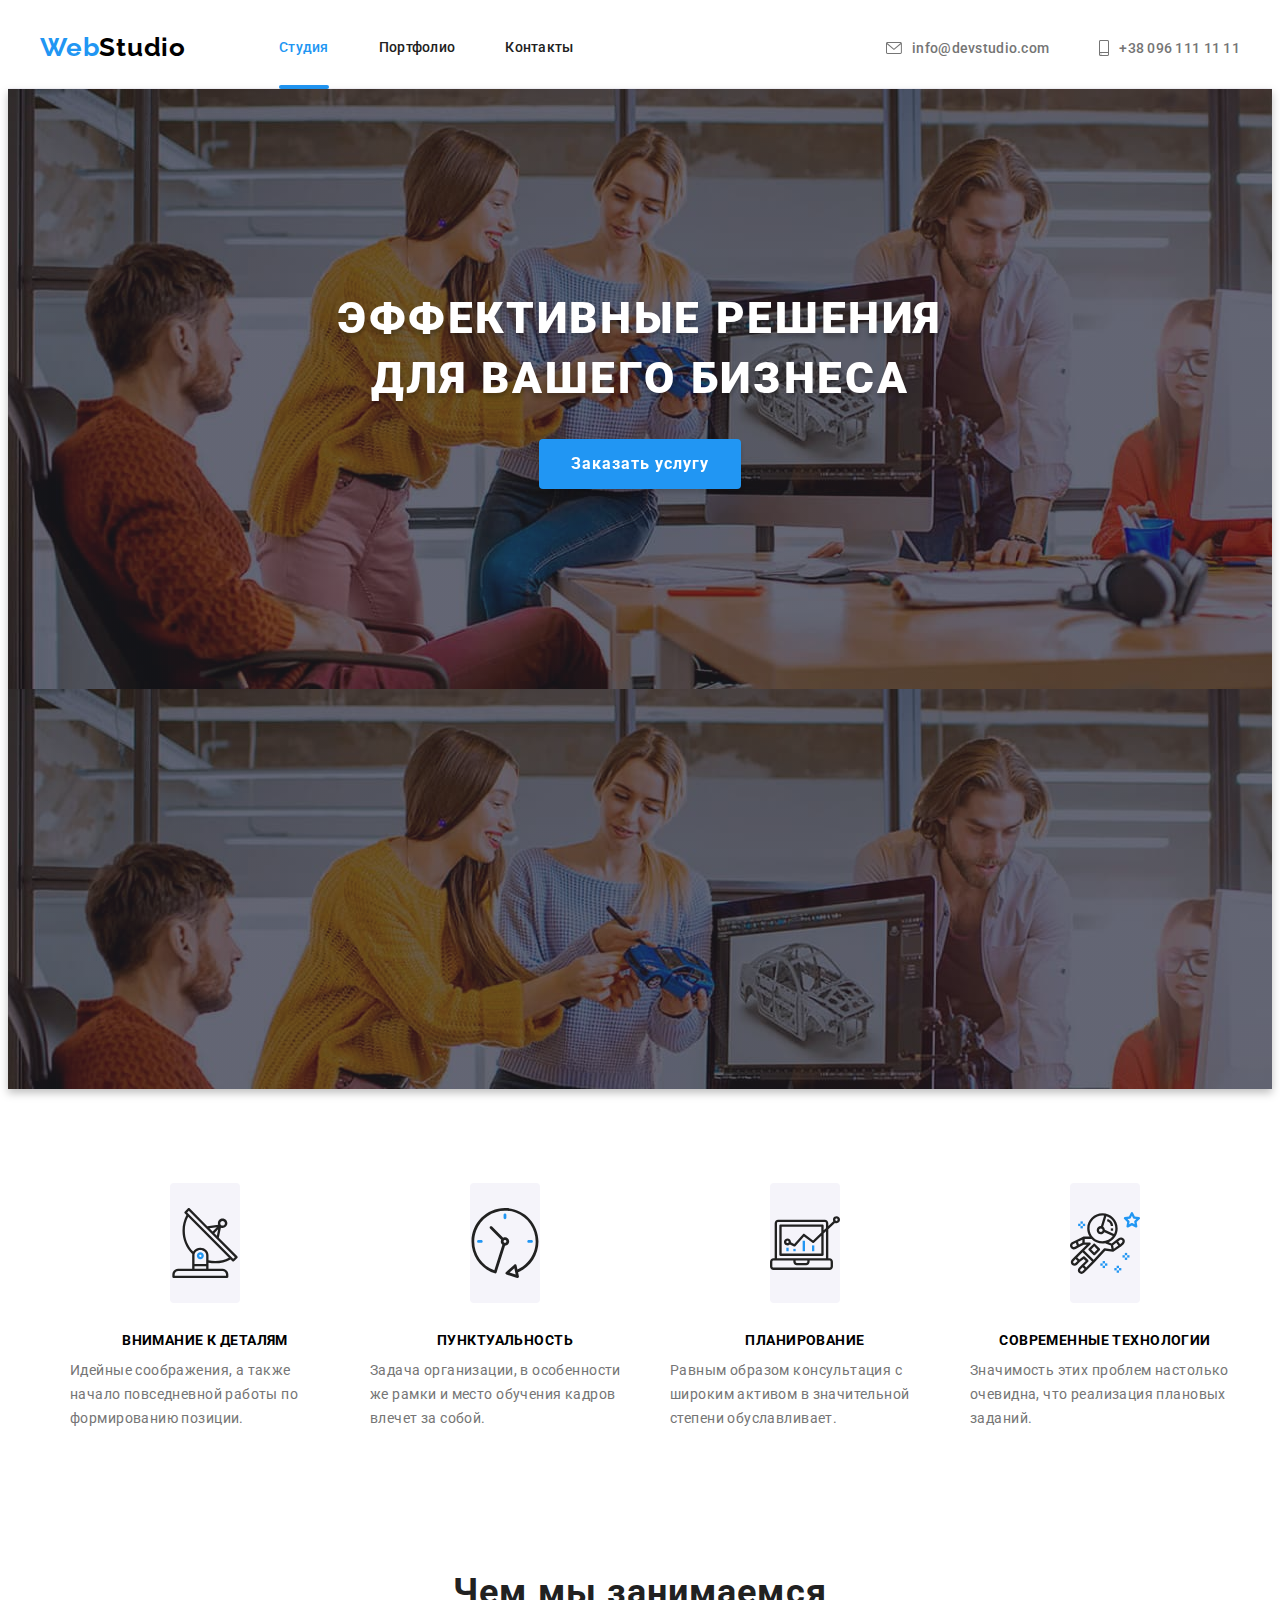
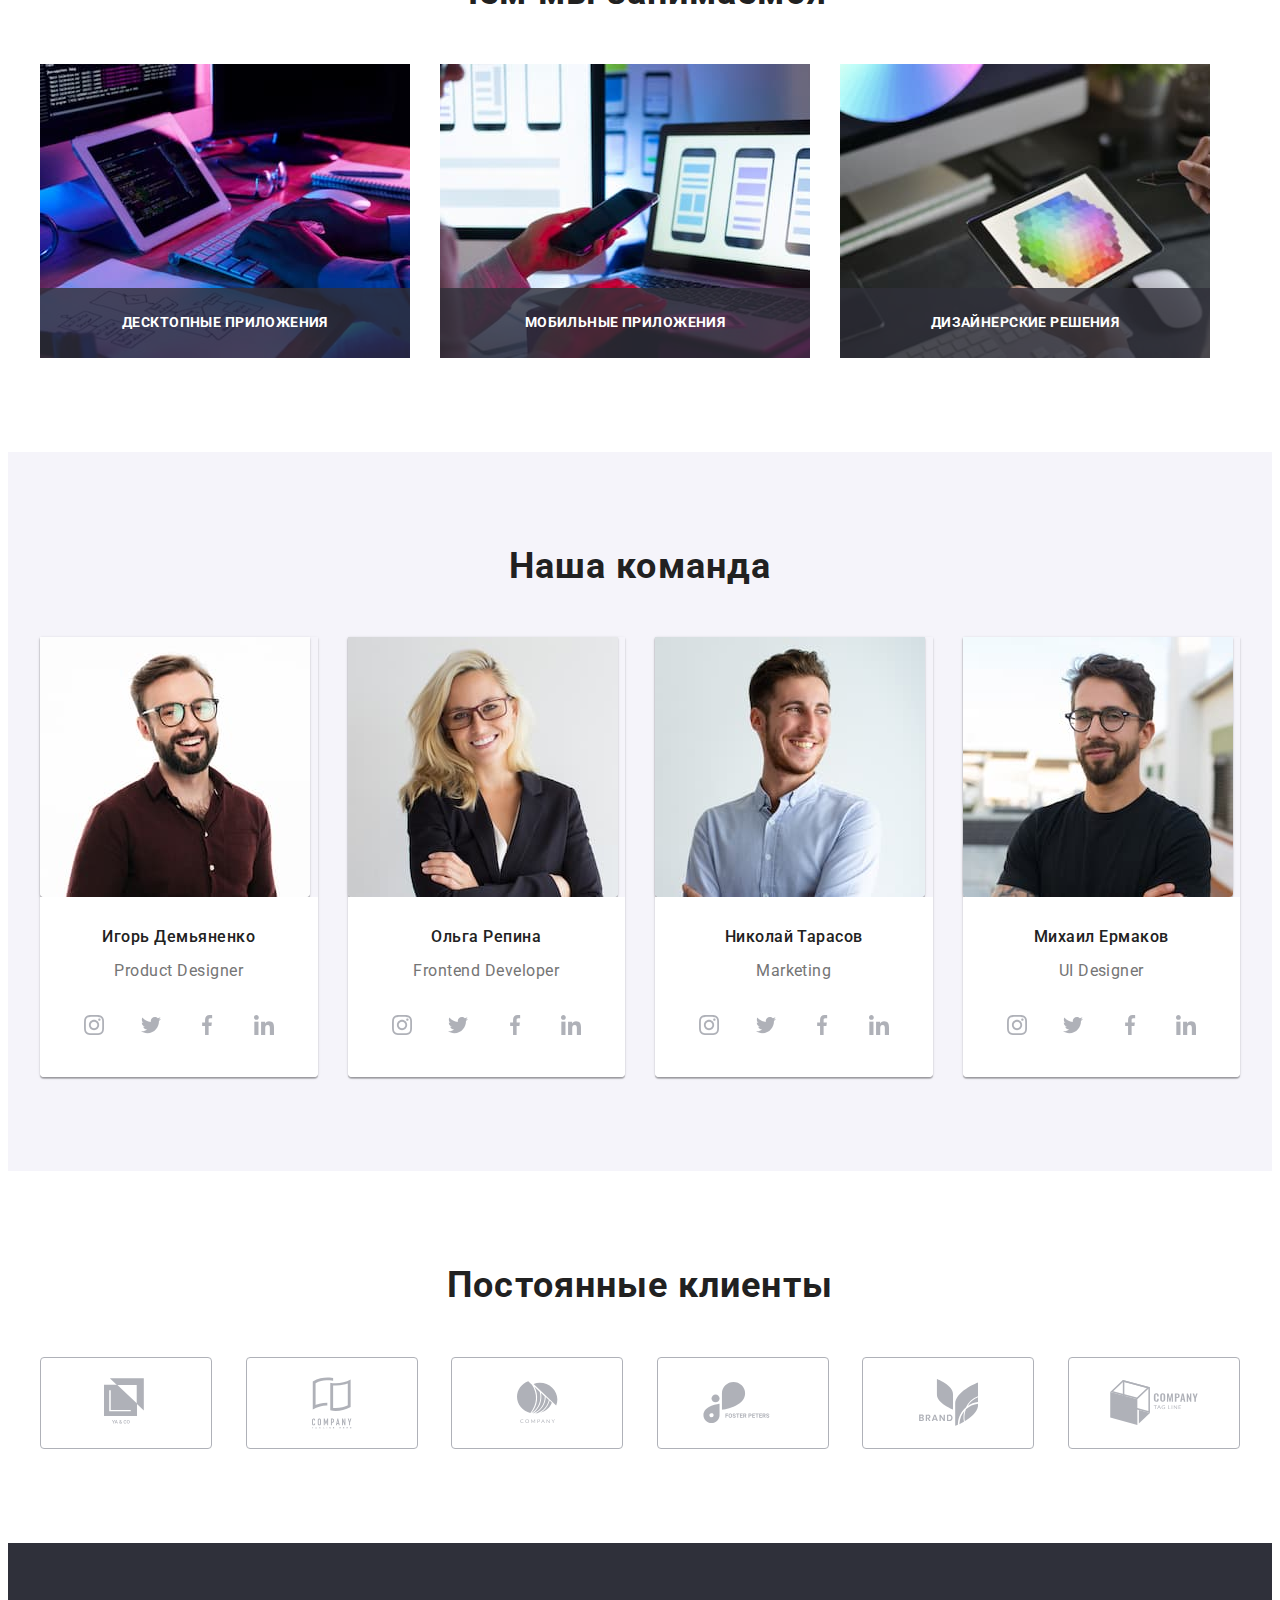
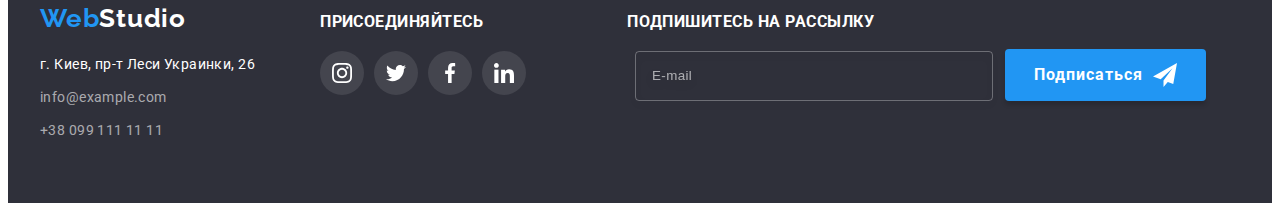
<file: index.html>
<!DOCTYPE html>
<html lang="ru">
<head>
    <meta charset="UTF-8">
    <meta name="viewport" content="width=device-width, initial-scale=1.0">
    <title>WebStudio</title>
    <link rel="stylesheet" href="https://cdnjs.cloudflare.com/ajax/libs/modern-normalize/1.0.0/modern-normalize.min.css" integrity="sha512-ISS7cAi1PEhQ8jnbJpJZMd29NlhNj4AWYyLOSp2CE/CsHxTCu+r+t0D2yoJudVrd0/8fTVPUVDzY5Tvli75u/g==" crossorigin="anonymous" />
    <link rel="preconnect" href="https://fonts.gstatic.com">
    <link href="https://fonts.googleapis.com/css2?family=Raleway:wght@700&family=Roboto:wght@400;500;700;900&display=swap" 
          rel="stylesheet">
    <link rel="stylesheet" href="./css/main.min.css">
</head>

    <body>
         <!--Header-->
         <header class="header">
          <div class="container container-header"> 
          <nav class="header-nav">
              <a class="logo link" href="index.html" lang="en">Web<span class="logo-web-header">Studio</span></a>
         <ul class="nav-list list">
           <li class="nav-list__nav-list-item"><a class="link nav-list__nav-link current" href="./index.html">Студия</a></li>
           <li class="nav-list__nav-list-item"><a class="link nav-list__nav-link" href="./portfolio.html">Портфолио</a></li>
           <li class="nav-list__nav-list-item"><a class="link nav-list__nav-link" href="#">Контакты</a></li>
         </ul>
      </nav> 
  
      <!--Контакти-->
      <ul class="list contact">
         <li class="contact__contacts-list-item">
           <a class="contact__mail-link link" href="mailto:info@devstudio.com">
            <svg width="16" height="12" class="auth-icon">
              <use href="./images/icons.svg#icon-envelope"></use>
            </svg>info@devstudio.com</a>
          </li>
         <li class="contact__contacts-list-item">
           <a class="contact__tel-link link" href="tel:+380961111111">
            <svg width="10" height="16" class="auth-icon">
              <use href="./images/icons.svg#icon-smartphone"></use>
            </svg> 
            +38 096 111 11 11</a>
          </li>
      </ul>    
     </div>
   </header> 

     
     <main>
        <!--Hero-->
        <section class="hero bg-img">
            <div class="container hero-container">
             <h1 class="hero-title">Эффективные решения <br> для вашего бизнеса</h1>
             <button data-modal-open class="modal-btn" type="button">Заказать услугу</button>
            </div>
        </section>

      <!--features-->
      <section class="features">
        <div class="container">
     <h2 class="hidden-title visually-hidden" hidden>особенности</h2>
     <ul class="list features__features-item">
         
         <li class="features__title-f">
             <div class="features__thumb">
                <svg class="features__thumb-icon">
                    <use href="./images/icons.svg#icon-antenna-1"></use>
                  </svg>
             </div>
         <h3 class="features__title-features">Внимание к деталям</h3>
         <p class="features__features-dis">Идейные соображения, а также <br/> начало повседневной работы по <br/> формированию позиции.</p>
        </li>
     
        <li class="features__title-f">
            <div class="features__thumb">
                <svg class="features__thumb-icon">
                  <use href="./images/icons.svg#icon-clock-1"></use>
                </svg>
              </div>
        <h3 class="features__title-features">Пунктуальность</h3>
        <p class="features__features-dis">Задача организации, в особенности <br/> же рамки и место обучения кадров <br/> влечет за собой.</p>
        </li>

        <li class="features__title-f">
            <div class="features__thumb">
               <svg class="features__thumb-icon">
                   <use href="./images/icons.svg#icon-diagram-1"></use>
                 </svg>
            </div>
        <h3 class="features__title-features">Планирование</h3>
        <p class="features__features-dis">Равным образом консультация с <br/> широким активом в значительной <br/> степени обуславливает.</p>
       </li>

       <li class="features__title-f">
        <div class="features__thumb">
           <svg class="features__thumb-icon">
               <use href="./images/icons.svg#icon-astronaut-1"></use>
             </svg>
        </div>
    <h3 class="features__title-features">Современные технологии</h3>
    <p class="features__features-dis">Значимость этих проблем настолько <br/> очевидна, что реализация плановых <br/> заданий.</p>
   </li>
   </ul>
         </div>
      </section>

    <!--What-are-we-doing-->
    <section class="what-we-do">
        <div class="container">   
    <h2 class="what-we-do__title-chapter">Чем мы занимаемся</h2>
        
    <ul class="list what-we-do__img-what-we-do">
        <li class="what-we-do__about-list-item">
            <img class="what-we-do__about-list-img"
                src="./images/image_(9).jpg" 
                 alt="пальці працюють на клавіатурі планшету" 
                 width="370"
                 height="294"/>
                <div class="what-we-do__image-cover">Десктопные приложения</div>
        </li>

        <li class="what-we-do__about-list-item">
            <img class="what-we-do__about-list-img"
                src="./images/image_(11).jpg" 
                 alt="дівчина тримає в руках моб, на фоні ноутбука" 
                 width="370"
                 height="294"/>
                <div class="what-we-do__image-cover">Мобильные приложения</div> 
        </li>

        <li class="what-we-do__about-list-item">
            <img class="what-we-do__about-list-img"
                src="./images/image_(12).jpg" 
                 alt="кольова гама екрану планшета, на фоні компютера" 
                 width="370"
                 height="294"/>
                <div class="what-we-do__image-cover">Дизайнерские решения</div> 
        </li>
       </ul>
      </div>
    </section>

   <!--Our-team--> 
    <section class="team">
        <div class="container">   
    <h2 class="team__title-team">Наша команда</h2>
    <ul class="list team__list-team">
        <li class="team__list-team-item">
            <img class="team__team-img" src="./images/image_(13).jpg" 
                 alt="на фото Игорь Демьяненко"  
                 width="270"
                 height="260">
                 <div class="team__description">
        <h3 class="team__title-staff">Игорь Демьяненко</h3>
        <p class="team__staff-position" lang="en">Product Designer</p>
        <ul class="team__social-list list">
            <li class="team__social-list-item">
              <a href="" class="team__social-links link">
                  <svg class="team__social-svg" width="20px" height="20px">
                    <use href="./images/icons.svg#icon-instagram-2"></use>
                  </svg>
              </a>
            </li>
            <li class="team__social-list-item">
              <a href="" class="team__social-links link">
                  <svg class="team__social-svg" width="20px" height="20px">
                    <use href="./images/icons.svg#icon-twitter-1"></use>
                  </svg>
              </a>
            </li>
            <li class="team__social-list-item">
              <a href="" class="team__social-links link">
                  <svg class="team__social-svg" width="20px" height="20px">
                    <use href="./images/icons.svg#icon-facebook-1"></use>
                  </svg>
              </a>
            </li>
            <li class="team__social-list-item">
              <a href="" class="team__social-links link">
                  <svg class="team__social-svg" width="20px" height="20px">
                    <use href="./images/icons.svg#icon-linkedin-1"></use>
                  </svg>
              </a>
            </li>
          </ul>
        </div>
      </li>

        <li class="team__list-team-item">
            <img class="team__team-img" src="./images/image_(14).jpg" 
                 alt="на фото Ольга Репина"  
                 width="270"
                 height="260">
                 <div class="team__description">
        <h3 class="team__title-staff">Ольга Репина</h3>
        <p class="team__staff-position" lang="en"> Frontend Developer</p>
        <ul class="team__social-list list">
          <li class="team__social-list-item">
            <a href="" class="team__social-links link">
                <svg class="team__social-svg" width="20px" height="20px">
                  <use href="./images/icons.svg#icon-instagram-2"></use>
                </svg>
            </a>
          </li>
          <li class="team__social-list-item">
            <a href="" class="team__social-links link">
                <svg class="team__social-svg" width="20px" height="20px">
                  <use href="./images/icons.svg#icon-twitter-1"></use>
                </svg>
            </a>
          </li>
          <li class="team__social-list-item">
            <a href="" class="team__social-links link">
                <svg class="team__social-svg" width="20px" height="20px">
                  <use href="./images/icons.svg#icon-facebook-1"></use>
                </svg>
            </a>
          </li>
          <li class="team__social-list-item">
            <a href="" class="team__social-links link">
                <svg class="team__social-svg" width="20px" height="20px">
                  <use href="./images/icons.svg#icon-linkedin-1"></use>
                </svg>
            </a>
          </li>
        </ul>
        </div>
      </li>
        
        <li class="team__list-team-item">
            <img class="team__team-img" src="./images/image_(15).jpg" 
                 alt="на фото Николай Тарасов"  
                 width="270"
                 height="260">
                 <div class="team__description">
        <h3 class="team__title-staff">Николай Тарасов</h3>
        <p class="team__staff-position" lang="en">Marketing</p> 
        <ul class="team__social-list list">
          <li class="team__social-list-item">
            <a href="" class="team__social-links link">
                <svg class="team__social-svg" width="20px" height="20px">
                  <use href="./images/icons.svg#icon-instagram-2"></use>
                </svg>
            </a>
          </li>
          <li class="team__social-list-item">
            <a href="" class="team__social-links link">
                <svg class="team__social-svg" width="20px" height="20px">
                  <use href="./images/icons.svg#icon-twitter-1"></use>
                </svg>
            </a>
          </li>
          <li class="team__social-list-item">
            <a href="" class="team__social-links link">
                <svg class="team__social-svg" width="20px" height="20px">
                  <use href="./images/icons.svg#icon-facebook-1"></use>
                </svg>
            </a>
          </li>
          <li class="team__social-list-item">
            <a href="" class="team__social-links link">
                <svg class="team__social-svg" width="20px" height="20px">
                  <use href="./images/icons.svg#icon-linkedin-1"></use>
                </svg>
            </a>
          </li>
        </ul>
        </div>
      </li>

        <li class="team__list-team-item">
            <img class="team__team-img" src="./images/image_(16).jpg" 
                 alt="на фото Михаил Ермаков"  
                 width="270"
                 height="260">
                 <div class="team__description">
        <h3 class="team__title-staff">Михаил Ермаков</h3>
        <p class="team__staff-position" lang="en">UI Designer</p>
        <ul class="team__social-list list">
          <li class="team__social-list-item">
            <a href="" class="team__social-links link">
                <svg class="team__social-svg" width="20px" height="20px">
                  <use href="./images/icons.svg#icon-instagram-2"></use>
                </svg>
            </a>
          </li>
          <li class="team__social-list-item">
            <a href="" class="team__social-links link">
                <svg class="team__social-svg" width="20px" height="20px">
                  <use href="./images/icons.svg#icon-twitter-1"></use>
                </svg>
            </a>
          </li>
          <li class="team__social-list-item">
            <a href="" class="team__social-links link">
                <svg class="team__social-svg" width="20px" height="20px">
                  <use href="./images/icons.svg#icon-facebook-1"></use>
                </svg>
            </a>
          </li>
          <li class="team__social-list-item">
            <a href="" class="team__social-links link">
                <svg class="team__social-svg" width="20px" height="20px">
                  <use href="./images/icons.svg#icon-linkedin-1"></use>
                </svg>
            </a>
          </li>
        </ul>
      </div>
    </ul>
   </div>
  </section>

         <!--Clients-->
  <section class="partners">
    <div class="container">
      <h2 lang="ru" class="partners__title-partners">Постоянные клиенты</h2>
      <ul class="partners__partners-list list">
        <li class="partners__items">
          <a href="" class="partners__partners-link">
              <svg class="partners__partner-logo" width="44px" height="49px">
                <use href="./images/icons.svg#icon-logo-1"></use>
              </svg>
          </a>
        </li>
        <li class="partners__items">
          <a href="" class="partners__partners-link">
              <svg class="partners__partner-logo" width="40px" height="52px">
                <use href="./images/icons.svg#icon-logo-2"></use>
              </svg>
          </a>
        </li>
        <li class="partners__items">
          <a href="" class="partners__partners-link">
              <svg class="partners__partner-logo" width="41" height="42.6px">
                <use href="./images/icons.svg#icon-logo-3"></use>
              </svg>
          </a>
        </li>
        <li class="partners__items">
          <a href="" class="partners__partners-link">
              <svg class="partners__partner-logo" width="79.66px" height="42.02px">
                <use href="./images/icons.svg#icon-logo-4"></use>
              </svg>
          </a>
        </li>
        <li class="partners__items">
          <a href="" class="partners__partners-link">
              <svg class="partners__partner-logo" width="59px" height="47px">
                <use href="./images/icons.svg#icon-logo-5"></use>
              </svg>
          </a>
        </li>
        <li class="partners__items">
          <a href="" class="partners__partners-link">
              <svg class="partners__partner-logo" width="88.5px" height="45.44px">
                <use href="./images/icons.svg#icon-logo-6"></use>
              </svg>
          </a>
        </li>
      </ul>
    </div>
  </section>
</main>

    <!--Footer-->
    <footer class="footer">
        <div class="container footer-container">
            <div class="footer__box-foot">
              <h2 class="visually-hidden">Пiдвал сайта</h2>
              <a class="footer__logo-footer link" href="./index.html" lang="en">Web<span class="logo-web-footer">Studio</span></a>
              <address class="footer__address">
                  <ul class="footer__footer-list list">

                    <li class="footer__footer-list-item"><a class="link adr-str" href="https://goo.gl/maps/SzbFPfj4iSwk4chh7" 
                          target="_blank" 
                          rel="noopener noreferrer">
                            г. Киев, пр-т Леси Украинки, 26</a>
                    </li>

                    <li class="footer__footer-list-item"><a class="link mail-address" href="mailto:info@example.com" 
                          lang="en">info@example.com</a>
                    </li>

                    <li class="footer__footer-list-item"><a class="link tel-address" href="tel:+380991111111">+38 099 111 11 11</a>
                    </li>
                  </ul>
              </address>
            </div>
            <div class="footer__footer-wraper">
              <p class="footer__footer-social-title">ПРИСОЕДИНЯЙТЕСЬ</p>
              <ul class="footer__footer-social-list list">
                <li class="footer__footer-social-list-item">
                  <a href="" class="footer__footer-social-links link">
                    <svg class="footer__footer-social-svg" width="20" height="20">
                          <use href="./images/icons.svg#icon-instagram-2"></use>
                        </svg>
                       </a>
                  </li>
                  <li class="footer__footer-social-list-item">
                    <a href="" class="footer__footer-social-links link">
                      <svg class="footer__footer-social-svg" width="20" height="20">
                          <use href="./images/icons.svg#icon-twitter-1"></use>
                        </svg>
                       </a>
                  </li>
                  <li class="footer__footer-social-list-item">
                    <a href="" class="footer__footer-social-links link">
                      <svg class="footer__footer-social-svg" width="20" height="20">
                          <use href="./images/icons.svg#icon-facebook-1"></use>
                        </svg>
                       </a>
                  </li>
                  <li class="footer__footer-social-list-item">
                    <a href="" class="footer__footer-social-links link">
                      <svg class="footer__footer-social-svg" width="20" height="20">
                          <use href="./images/icons.svg#icon-linkedin-1"></use>
                        </svg>
                    </a>
                  </li>
                </ul>
            </div>
            <div>
              <b class="footer__footer-form-title">Подпишитесь на рассылку</b>
              <form  class="footer__footer-form" action="#" autocomplete="off">
                    <input class="footer__footer-input-text" type="email" id="email" placeholder="E-mail">
                  <button class="footer__footer-form-button" type="submit">Подписаться
                    <svg class="footer__footer-icon-send" width="24" height="24">
                      <use href="./images/icons.svg#icon-icon-send"></use>
                    </svg>
                  </button>
              </form>
            </div>
        </div>
      </footer>
      <!--END FOOTER-->
      <!--MODAL WINDOW-->
      <div data-modal class="backdrop is-hidden">
        <div class="modal-window">
          <button data-modal-close class="modal-close" type="button">
            <svg class="modal-svg" width="18" height="18">
              <use href="./images/icons.svg#icon-close-black"></use>
            </svg>
          </button>
      
          <p class="modal-form-title">Оставьте свои данные, мы вам перезвоним</p>
        
          <!--FORM-->
          
          <form action="#" class="modal-form" autocomplete="off">
          
            <label class="modal-form-field">
              Имя
              <span class="modal-form-input-wrapper">
                <input class="modal-form-input" type="text" name="user-name" minlength="2">
                <svg class="modal-form-svg" width="18" height="18">
                  <use class="svg" href="./images/icons.svg#icon-person-black-18dp-1"></use>
                </svg>
              </span>
            </label>
          
            <label class="modal-form-field">
              Телефон
              <span class="modal-form-input-wrapper">
                <input class="modal-form-input" type="tel" name="user-tel" required 
                pattern="[0-9]{3}-[0-9]{3}-[0-9]{2}-[0-9]{2}" title="066-111-11-11">
                <svg class="modal-form-svg" width="18" height="18">
                  <use class="svg" href="./images/icons.svg#icon-phone-black"></use>
                </svg>
              </span>
            </label>
          
            <label class="modal-form-field">
              Почта
              <span class="modal-form-input-wrapper">
                <input class="modal-form-input" type="email" name="user-email">
                <svg class="modal-form-svg" width="18" height="18">
                  <use class="svg" href="./images/icons.svg#icon-email-black"></use>
                </svg>
              </span>
            </label>
          
            <label class="modal-form-comment-field modal-form-field">
              Комментарий
              <textarea class="modal-form-comment" name="user-comment" placeholder="Введите текст"></textarea>
            </label>
          
  
              <input class="modal-form-term visually-hidden" id="user-term" type="checkbox" name="user-term">
  
              <label for="user-term" class="modal-form-check-desc">
                Соглашаюсь с рассылкой и принимаю 
                <a class="modal-form-link" href="#">Условия договора</a>
              </label>
    
            <button class="modal-form-btn" type="submit">Отправить</button>
          
          </form>
          <!--END FORM-->
        </div>
      </div>
      <!--=========END MODAL WINDOW=========-->
      <script src="./js/modal.js"></script>
  </body>
  </html>
</file>
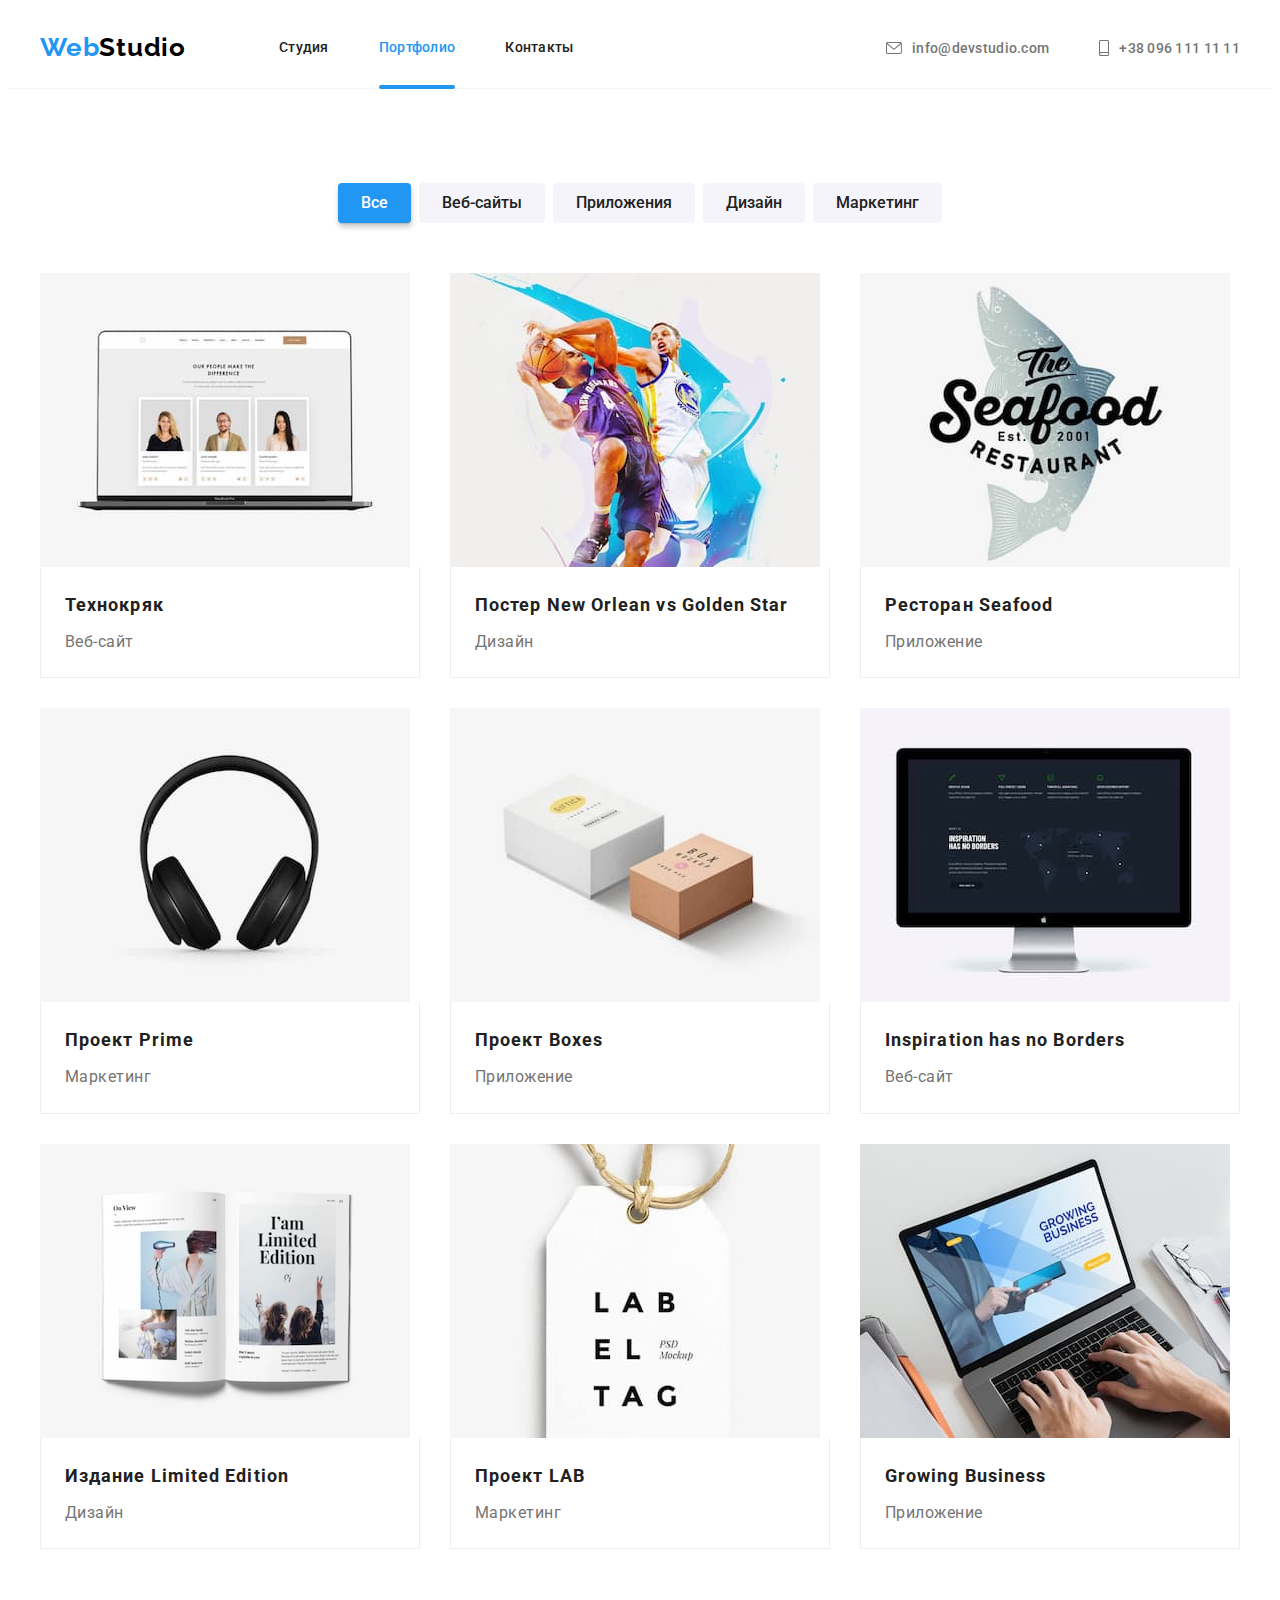
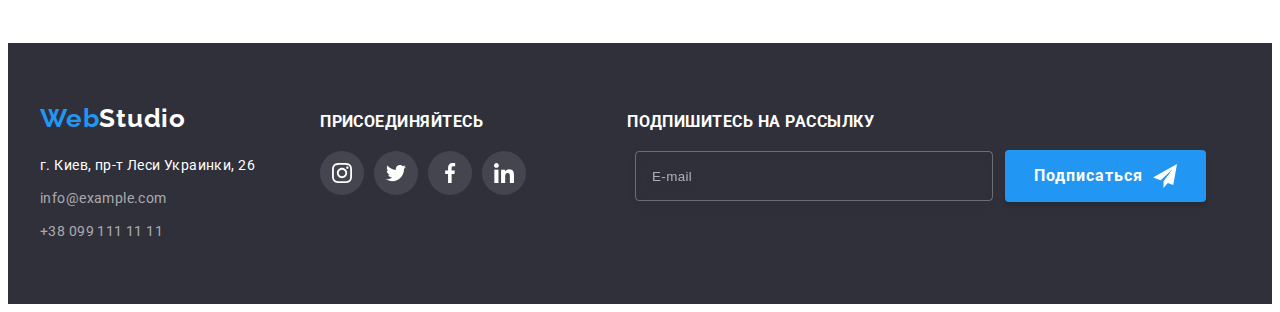
<file: portfolio.html>
<!DOCTYPE html>
<html lang="ru">
<head>
    <meta charset="UTF-8">
    <meta name="viewport" content="width=device-width, initial-scale=1.0">
    <title>Portfolio</title>
    <link rel="stylesheet" href="https://cdnjs.cloudflare.com/ajax/libs/modern-normalize/1.0.0/modern-normalize.min.css"
          integrity="sha512-ISS7cAi1PEhQ8jnbJpJZMd29NlhNj4AWYyLOSp2CE/CsHxTCu+r+t0D2yoJudVrd0/8fTVPUVDzY5Tvli75u/g=="
          crossorigin="anonymous"/>
    <link rel="preconnect" href="https://fonts.gstatic.com">
    <link href="https://fonts.googleapis.com/css2?family=Raleway:wght@700&family=Roboto:wght@400;500;700;900&display=swap"
          rel="stylesheet">
    <link rel="stylesheet" href="css/main.min.css">
</head>

<body>
     <!--Header-->
     <header class="header">
        <div class="container container-header"> 
        <nav class="header-nav">
            <a class="logo link" href="index.html" lang="en">Web<span class="logo-web-header">Studio</span></a>
       <ul class="nav-list list">
         <li class="nav-list__nav-list-item"><a class="link nav-list__nav-link" href="./index.html">Студия</a></li>
         <li class="nav-list__nav-list-item"><a class="link nav-list__nav-link current" href="./portfolio.html">Портфолио</a></li>
         <li class="nav-list__nav-list-item"><a class="link nav-list__nav-link" href="#">Контакты</a></li>
       </ul>
    </nav> 

    <!--Контакти-->
    <ul class="list contact">
       <li class="contact__contacts-list-item">
         <a class="contact__mail-link link" href="mailto:info@devstudio.com">
          <svg width="16" height="12" class="auth-icon">
            <use href="./images/icons.svg#icon-envelope"></use>
          </svg>
           info@devstudio.com</a>
        </li>
       <li class="contact__contacts-list-item">
         <a class="contact__tel-link link" href="tel:+380961111111">
          <svg width="10" height="16" class="auth-icon">
            <use href="./images/icons.svg#icon-smartphone"></use>
          </svg> 
          +38 096 111 11 11</a>
        </li>
    </ul>    
   </div>
 </header> 
 
  <main>
    <!--Hero-->
    <section class="portfolio">
        <div class="container">
        <h1 class="visually-hidden">особенности</h1>

        <ul class="list portfolio__filter-btn-list">
            <li class="portfolio__filter-btn-item">
                <button class="portfolio__navigation-btn-a" type="button">Все</button>
            </li>
            <li class="portfolio__filter-btn-item">
                <button class="portfolio__navigation-btn" type="button">Веб-сайты</button>
            </li>
            <li class="portfolio__filter-btn-item">
                <button class="portfolio__navigation-btn" type="button">Приложения</button>
            </li>
            <li class="portfolio__filter-btn-item">
                <button class="portfolio__navigation-btn" type="button">Дизайн</button>
            </li>
            <li class="portfolio__filter-btn-item">
                <button class="portfolio__navigation-btn" type="button">Маркетинг</button>
            </li>
        </ul>


        <!--Portfolio-->

        <ul class="portfolio__portfolio-list list">
            <li class="portfolio__portfolio-item">
                <a class="link portfolio__project-cards-link" href="#">
                  <div class="portfolio__cards-hover">
                    <img src="./images/image_(1).jpg" alt="на екрані ноутбуку зображені три особи"
                    width="370"
                    height="294"/>
                    <p class="portfolio__cards-cover portfolio__overlay">
                      Технокряк это современная площадка распространения
                      коронавируса. Компании используют эту платформу для
                      цифрового шпионажа и атак на защищённые сервера конкурентов.
                    </p>
                  </div>
                    <div class="portfolio__portfolio-desc-card">
                    <h2 class="portfolio__portfolio-title">Технокряк</h2>
                    <p class="portfolio__portfolio-desc">Веб-сайт</p>
                </div>
                </a>
            </li>


            <li class="portfolio__portfolio-item">
                <a class="link portfolio__project-cards-link" href="#">
                  <div class="portfolio__cards-hover">
                    <img src="images/image_(10).jpg" alt="два баскетболісти грають у баскетбол"
                    width="370"
                    height="294"/>
                    <p class="portfolio__cards-cover portfolio__overlay">
                      Технокряк это современная площадка распространения
                      коронавируса. Компании используют эту платформу для
                      цифрового шпионажа и атак на защищённые сервера конкурентов.
                    </p>
                  </div>
                    <div class="portfolio__portfolio-desc-card">
                    <h2 class="portfolio__portfolio-title">Постер New Orlean vs Golden Star</h2>
                    <p class="portfolio__portfolio-desc">Дизайн</p>
                </div>
                </a>
            </li>


            <li class="portfolio__portfolio-item">
                <a class="link portfolio__project-cards-link" href="#">
                  <div class="portfolio__cards-hover">
                    <img src="images/image_(2).jpg" alt="Реклама ресторану Seafood"
                    width="370"
                    height="294"/>
                    <p class="portfolio__cards-cover portfolio__overlay">
                      Технокряк это современная площадка распространения
                      коронавируса. Компании используют эту платформу для
                      цифрового шпионажа и атак на защищённые сервера конкурентов.
                    </p>
                  </div>
                    <div class="portfolio__portfolio-desc-card">
                    <h2 class="portfolio__portfolio-title">Ресторан Seafood</h2>
                    <p class="portfolio__portfolio-desc">Приложение</p>
                </div>
                </a>
            </li>


            <li class="portfolio__portfolio-item">
                <a class="link portfolio__project-cards-link" href="#">
                  <div class="portfolio__cards-hover">
                    <img src="images/image_(3).jpg" alt="великі навушники"
                    width="370"
                    height="294"/>
                    <p class="portfolio__cards-cover portfolio__overlay">
                      Технокряк это современная площадка распространения
                      коронавируса. Компании используют эту платформу для
                      цифрового шпионажа и атак на защищённые сервера конкурентов.
                    </p>
                  </div>
                    <div class="portfolio__portfolio-desc-card">
                    <h2 class="portfolio__portfolio-title">Проект Prime</h2>
                    <p class="portfolio__portfolio-desc">Маркетинг</p>
                </div>
                </a>
            </li>


            <li class="portfolio__portfolio-item">
                <a class="link portfolio__project-cards-link" href="#">
                  <div class="portfolio__cards-hover">
                    <img src="images/image_(4).jpg" alt="дві коробки: біла та коричнева"
                    width="370"
                    height="294"/>
                    <p class="portfolio__cards-cover portfolio__overlay">
                      Технокряк это современная площадка распространения
                      коронавируса. Компании используют эту платформу для
                      цифрового шпионажа и атак на защищённые сервера конкурентов.
                    </p>
                  </div>
                    <div class="portfolio__portfolio-desc-card">
                    <h2 class="portfolio__portfolio-title">Проект Boxes</h2>
                    <p class="portfolio__portfolio-desc">Приложение</p>
                </div>
                </a>
            </li>


            <li class="portfolio__portfolio-item">
                <a class="link portfolio__project-cards-link" href="#">
                  <div class="portfolio__cards-hover">
                    <img src="images/image_(5).jpg" alt="монітор компютера"
                    width="370"
                    height="294"/>
                    <p class="portfolio__cards-cover portfolio__overlay">
                      Технокряк это современная площадка распространения
                      коронавируса. Компании используют эту платформу для
                      цифрового шпионажа и атак на защищённые сервера конкурентов.
                    </p>
                  </div>
                    <div class="portfolio__portfolio-desc-card">
                    <h2 class="portfolio__portfolio-title">Inspiration has no Borders</h2>
                    <p class="portfolio__portfolio-desc">Веб-сайт</p>
                </div>
                </a>
            </li>


            <li class="portfolio__portfolio-item">
                <a class="link portfolio__project-cards-link" href="#">
                  <div class="portfolio__cards-hover">
                    <img src="images/image_(6).jpg" alt="розгорнута книга з ілюстраціями"
                    width="370"
                    height="294"/>
                    <p class="portfolio__cards-cover portfolio__overlay">
                      Технокряк это современная площадка распространения
                      коронавируса. Компании используют эту платформу для
                      цифрового шпионажа и атак на защищённые сервера конкурентов.
                    </p>
                  </div>
                    <div class="portfolio__portfolio-desc-card">
                    <h2 class="portfolio__portfolio-title">Издание Limited Edition</h2>
                    <p class="portfolio__portfolio-desc">Дизайн</p>
                </div>
                </a>
            </li>


            <li class="portfolio__portfolio-item">
                <a class="link portfolio__project-cards-link" href="#">
                  <div class="portfolio__cards-hover">
                    <img src="images/image_(7).jpg" alt="бірка label tag"
                    width="370"
                    height="294"/>
                    <p class="portfolio__cards-cover portfolio__overlay">
                      Технокряк это современная площадка распространения
                      коронавируса. Компании используют эту платформу для
                      цифрового шпионажа и атак на защищённые сервера конкурентов.
                    </p>
                  </div>
                    <div class="portfolio__portfolio-desc-card">
                    <h2 class="portfolio__portfolio-title">Проект LAB</h2>
                    <p class="portfolio__portfolio-desc">Маркетинг</p>
                </div>
                </a>
                </li>


            <li class="portfolio__portfolio-item">
                <a class="link portfolio__project-cards-link" href="#">
                  <div class="portfolio__cards-hover">
                    <img src="images/image_(8).jpg" alt="пальці рук працюють на ноутбуці"
                    width="370"
                    height="294"/>
                    <p class="portfolio__cards-cover portfolio__overlay">
                      Технокряк это современная площадка распространения
                      коронавируса. Компании используют эту платформу для
                      цифрового шпионажа и атак на защищённые сервера конкурентов.
                    </p>
                  </div>
                    <div class="portfolio__portfolio-desc-card">
                    <h2 class="portfolio__portfolio-title">Growing Business</h2>
                    <p class="portfolio__portfolio-desc">Приложение</p>
                </div>
                </a>
            </li>
        </ul>
    </div>
  </section>
</main>

<!--Footer-->
<footer class="footer">
  <div class="container footer-container">
      <div class="footer__box-foot">
        <h2 class="visually-hidden">Пiдвал сайта</h2>
        <a class="footer__logo-footer link" href="./index.html" lang="en">Web<span class="logo-web-footer">Studio</span></a>
        <address class="footer__address">
            <ul class="footer__footer-list list">

              <li class="footer__footer-list-item"><a class="link adr-str" href="https://goo.gl/maps/SzbFPfj4iSwk4chh7" 
                    target="_blank" 
                    rel="noopener noreferrer">
                      г. Киев, пр-т Леси Украинки, 26</a>
              </li>

              <li class="footer__footer-list-item"><a class="link mail-address" href="mailto:info@example.com" 
                    lang="en">info@example.com</a>
              </li>

              <li class="footer__footer-list-item"><a class="link tel-address" href="tel:+380991111111">+38 099 111 11 11</a>
              </li>
            </ul>
        </address>
      </div>
      <div class="footer__footer-wraper">
        <p class="footer__footer-social-title">ПРИСОЕДИНЯЙТЕСЬ</p>
        <ul class="footer__footer-social-list list">
          <li class="footer__footer-social-list-item">
            <a href="" class="footer__footer-social-links link">
              <svg class="footer__footer-social-svg" width="20" height="20">
                    <use href="./images/icons.svg#icon-instagram-2"></use>
                  </svg>
                 </a>
            </li>
            <li class="footer__footer-social-list-item">
              <a href="" class="footer__footer-social-links link">
                <svg class="footer__footer-social-svg" width="20" height="20">
                    <use href="./images/icons.svg#icon-twitter-1"></use>
                  </svg>
                 </a>
            </li>
            <li class="footer__footer-social-list-item">
              <a href="" class="footer__footer-social-links link">
                <svg class="footer__footer-social-svg" width="20" height="20">
                    <use href="./images/icons.svg#icon-facebook-1"></use>
                  </svg>
                 </a>
            </li>
            <li class="footer__footer-social-list-item">
              <a href="" class="footer__footer-social-links link">
                <svg class="footer__footer-social-svg" width="20" height="20">
                    <use href="./images/icons.svg#icon-linkedin-1"></use>
                  </svg>
              </a>
            </li>
          </ul>
      </div>
      <div>
        <b class="footer__footer-form-title">Подпишитесь на рассылку</b>
        <form  class="footer__footer-form" action="#" autocomplete="off">
              <input class="footer__footer-input-text" type="email" id="email" placeholder="E-mail">
            <button class="footer__footer-form-button" type="submit">Подписаться
              <svg class="footer__footer-icon-send" width="24" height="24">
                <use href="./images/icons.svg#icon-icon-send"></use>
              </svg>
            </button>
        </form>
      </div>
  </div>
</footer>
</body>
</html>
</file>
<file: css/main.min.css>
:root{--main-font: "Roboto" , sans-serif;--secondary-font: "Raleway" , sans-serif;--logo-color: #000000;--accent-color: #2196F3;--title-text-color: #212121;--discription-text-color: #757575;--background-color: #2f303a;--white-text-back-color: #ffffff;--back-team-color: #f5f4fa;--background-second: #E5E5E5;--background-btn-hover: #188ce8;--partner-icon: #afb1b8;--gradient-color: rgba(47, 48, 58, 0.4);--shadow-bg: rgba(0, 0, 0, 0.25);--portfolio-color: #eeeeee}.visually-hidden{position:absolute !important;clip:rect(1px 1px 1px 1px);clip:rect(1px, 1px, 1px, 1px);padding:0 !important;border:0 !important;height:1px !important;width:1px !important;overflow:hidden}.visually-hidden-title{position:absolute;width:1px;height:1px;margin:-1px;border:0;padding:0;white-space:nowrap;clip-path:inset(100%);clip:rect(0 0 0 0);overflow:hidden}.nav-list,.contact,.contact__mail-link,.contact__tel-link,.team__social-list,.team__social-links,.modal-close,.modal-form,.modal-form-check-desc,.header .container,.header-nav,.features__features-item,.features__thumb,.what-we-do__img-what-we-do,.what-we-do,.what-we-do__image-cover,.team,.team__list-team,.partners__partners-list,.partners__partners-link,.footer,.footer-container,.footer__footer-social-list,.footer__footer-social-links,.footer__footer-form,.footer__footer-input-text::placeholder,.footer__footer-form-button,.portfolio__filter-btn-list,.portfolio__portfolio-list{display:flex}body{font-family:var(--main-font);letter-spacing:0.03em;background-color:var(--white-text-back-color)}h1,h2,h3,h4,p{margin:0}ul,ol{margin:0;padding:0}img{display:block}button{padding:0;border:none;font:inherit;color:inherit;background-color:transparent;cursor:pointer}.link{text-decoration:none}.list{list-style:none}.address{font-style:normal}.container{width:1200px;margin:0 auto;padding-left:15px;padding-right:15px}.modal-btn{display:block;margin-left:auto;margin-right:auto;padding-left:32px;padding-right:32px;padding-top:10px;padding-bottom:10px;box-shadow:0px 4px 4px rgba(0,0,0,0.15);border-radius:4px;font-weight:700;font-size:16px;line-height:1.88;letter-spacing:0.06em;background-color:var(--accent-color);color:var(--white-text-back-color);cursor:pointer;transition:background-color 250ms cubic-bezier(0.4, 0, 0.2, 1),color 250ms cubic-bezier(0.4, 0, 0.2, 1)}.modal-btn:hover,.modal-btn:focus{background-color:var(--background-btn-hover);box-shadow:0px 4px 4px rgba(0,0,0,0.15);border-radius:4px}.logo{font-family:var(--secondary-font);font-weight:700;font-size:26px;line-height:1.19;letter-spacing:0.03em;color:var(--accent-color);margin-right:93px;padding-top:24px;padding-bottom:25px}.logo-web-header{color:var(--logo-color);padding-top:24px;padding-bottom:25px}.logo-web-footer{color:var(--white-text-back-color)}.nav-list{align-items:center}.nav-list__nav-list-item:not(:last-child){margin-right:50px}.link.nav-list__nav-link.current{color:var(--accent-color)}.nav-list__nav-link{position:relative;display:block;font-weight:500;font-size:14px;line-height:1.14;letter-spacing:0.02em;padding-top:32px;padding-bottom:32px;color:var(--title-text-color);transition:color 250ms cubic-bezier(0.4, 0, 0.2, 1)}.nav-list__nav-link:hover,.nav-list__nav-link:focus{color:var(--accent-color)}.current::after{position:absolute;content:"";opacity:1;display:block;bottom:0;cursor:pointer;width:100%;height:4px;background-color:var(--accent-color);background-size:auto;border-radius:2px;transform:translateY(1px)}.contact__contacts-list-item:not(:last-child){margin-right:50px}.contact{align-items:center;margin-left:auto}.auth-icon{fill:var(--discription-text-color);margin-right:10px;transition:fill 250ms cubic-bezier(0.4, 0, 0.2, 1);fill:currentColor}.contact__mail-link{align-items:center;font-weight:500;font-size:14px;line-height:1.15;letter-spacing:0.02em;padding-top:32px;padding-bottom:32px;color:var(--discription-text-color);fill:var(--discription-text-color);transition:color 250ms cubic-bezier(0.4, 0, 0.2, 1)}.contact__mail-link:hover,.contact__mail-link:focus{color:var(--accent-color)}.contact__tel-link{align-items:center;font-weight:500;font-size:14px;line-height:1.15;letter-spacing:0.02em;padding-top:32px;padding-bottom:32px;color:var(--discription-text-color);transition:color 250ms cubic-bezier(0.4, 0, 0.2, 1)}.contact__tel-link:hover,.contact__tel-link:focus{color:var(--accent-color)}.team__social-list{align-items:center;justify-content:space-between}.team__social-links{align-items:center;justify-content:center;width:44px;height:44px;border-radius:50%;fill:var(--partner-icon);background-color:transparent;transition:background-color 250ms cubic-bezier(0.4, 0, 0.2, 1)}.team__social-links:hover,.team__social-links:focus{background-color:var(--accent-color);fill:var(--white-text-back-color);transition:fill 250ms cubic-bezier(0.4, 0, 0.2, 1)}.team__social-svg:hover,.team__social-svg:focus{fill:var(--white-text-back-color);transition:fill 250ms cubic-bezier(0.4, 0, 0.2, 1)}.footer__logo-footer{display:block;margin-right:0;margin-bottom:20px;font-family:var(--secondary-font);font-weight:700;font-size:26px;line-height:1.19;letter-spacing:0.03em;color:var(--accent-color)}.backdrop{position:fixed;top:0;left:0;width:100vw;height:100vh;background-color:rgba(0,0,0,0.2);transition-property:transform background-color box-shadow fill opacity;transition-duration:250ms;transition-timing-function:cubic-bezier(0.4, 0, 0.2, 1);opacity:1}.backdrop.is-hidden{opacity:0;visibility:hidden;pointer-events:none}.backdrop.is-hidden .modal-window__modal-window{transform:translate(-50%, -50%) scale(0.9)}.modal-window{position:absolute;top:50%;left:50%;width:528px;height:581px;background-color:var(--white-text-back-color);box-shadow:0px 1px 3px rgba(0,0,0,0.12),0px 1px 1px rgba(0,0,0,0.14),0px 2px 1px rgba(0,0,0,0.2);border-radius:4px;padding:40px;transform:translate(-50%, -50%) scale(1);transition:transform 250ms cubic-bezier(0.4, 0, 0.2, 1)}.modal-close{position:absolute;justify-content:center;align-items:center;top:8px;right:8px;width:30px;height:30px;background-color:var(--white-color);border:1px solid rgba(0,0,0,0.1);fill:var(--logo-color);border-radius:50%;cursor:pointer}.modal-svg{fill:var(--logo-color);transition:fill 250ms cubic-bezier(0.4, 0, 0.2, 1)}.modal-close:hover .modal-svg,.modal-close:focus .modal-svg{fill:var(--accent-color)}.modal-form-title{text-align:center;font-size:20px;margin-bottom:12px;font-weight:700;line-height:1.15;letter-spacing:0.03em;color:var(--title-text-color)}.modal-form{flex-direction:column}.modal-form-field{font-weight:400;font-size:14px;line-height:1.17;letter-spacing:0.01em;color:var(--discription-text-color)}.modal-form-input-wrapper{position:relative;display:block;margin-top:4px;margin-bottom:10px}.modal-form-input{height:40px;width:100%;border:1px solid rgba(33,33,33,0.2);border-radius:4px;padding-left:42px;transition:border-color 250ms cubic-bezier(0.4, 0, 0.2, 1)}.modal-form-input:focus{border-color:var(--accent-color);outline:none}.modal-form-svg{position:absolute;display:block;top:50%;left:12px;transform:translateY(-50%);fill:var(--logo-color);transition:fill 250ms cubic-bezier(0.4, 0, 0.2, 1)}.modal-form-input:focus+.modal-form-svg{fill:var(--accent-color)}.modal-form-comment{width:100%;margin-top:4px;height:120px;border:1px solid rgba(33,33,33,0.2);border-radius:4px;padding:12px 16px;resize:none;transition:border-color 250ms cubic-bezier(0.4, 0, 0.2, 1)}.modal-form-comment::placeholder{font-weight:400;line-height:1.14;letter-spacing:0.01em;color:rgba(117,117,117,0.5)}.modal-form-comment:focus{border-color:var(--accent-color);outline:none}.modal-form-check-desc{align-items:center;font-size:14px;margin-left:12px;font-weight:400;line-height:1.7;letter-spacing:0.03em;color:var(--discription-text-color);margin-top:20px}.modal-form-check-desc::before{display:block;content:"";width:16px;height:16px;border:1px solid var(--title-text-color);border-radius:2px;cursor:pointer;margin-right:8px}.modal-form-link{color:var(--accent-color)}.modal-form-term:checked+.modal-form-check-desc::before{background-image:url("../images/icon_check.png");background-repeat:no-repeat;background-position:center;background-color:var(--accent-color);border-color:transparent;border-radius:2px}.modal-form-term:focus+.modal-form-check-desc::before{border:2px solid var(--accent-color)}.modal-form-btn{height:50px;display:inline-block;margin-top:30px;padding:10px 55px;min-width:200px;align-self:center;font-weight:700;line-height:1.87;letter-spacing:0.06em;background-color:var(--accent-color);color:var(--white-text-back-color);cursor:pointer;box-shadow:0px 4px 4px rgba(0,0,0,0.15);border-radius:4px;border:none;transition:background-color 250ms cubic-bezier(0.4, 0, 0.2, 1),color 250ms cubic-bezier(0.4, 0, 0.2, 1)}.modal-form-btn:hover,.modal-form-btn:focus{background-color:var(--background-btn-hover);color:var(--white-text-back-color)}.header{border-bottom:1px solid var(--back-team-color)}.header .container{align-items:center}.header-nav{align-items:center}.hero{padding-top:200px;padding-bottom:200px;margin-left:auto;margin-right:auto;background-color:var(--background-color)}.bg-img{max-width:1600px;height:600px;margin-left:auto;margin-right:auto;background-image:linear-gradient(rgba(47,48,58,0.4), rgba(47,48,58,0.4)),url(../images/Img_BG.jpg);filter:drop-shadow(0px 4px 4px rgba(0,0,0,0.25))}.hero-title{display:block;margin-left:auto;margin-right:auto;margin-bottom:30px;font-weight:900;font-size:44px;line-height:1.36;letter-spacing:0.06em;text-transform:uppercase;text-align:center;color:var(--white-text-back-color);text-shadow:0px 4px 4px rgba(0,0,0,0.25)}.features{padding-top:94px;padding-bottom:94px}.features__features-item{justify-content:center;margin-left:0px;margin-top:0px;padding:0px}.features__features-item .features__title-f{width:270px;justify-items:center;margin-left:30px}.features__thumb{height:120px;background-color:#f5f4fa;border-radius:4px;margin-bottom:30px;justify-content:center;align-items:center;border-radius:4px}.features__thumb-icon{width:70px;height:70px}.features__title-features{margin-top:0px;margin-bottom:10px;font-weight:700;font-size:14px;line-height:1.14;text-transform:uppercase;letter-spacing:0.03em}.features__features-dis{display:inline-block;margin-top:0px;margin-bottom:0px;font-size:14px;line-height:1.71;letter-spacing:0.03em;color:var(--discription-text-color)}.what-we-do{padding-bottom:94px;padding-top:47px;background-color:var(--white-text-back-color)}.what-we-do__title-chapter{margin-bottom:50px;font-weight:700;font-size:36px;line-height:1.16;text-align:center;letter-spacing:0.03em;color:var(--title-text-color)}.what-we-do__about-list-item{position:relative;margin-right:30px}.what-we-do__img-what-we-do:nth-child(3){margin-right:0}.what-we-do__image-cover{position:absolute;bottom:0;left:0;align-items:center;justify-content:center;height:70px;width:100%;background-color:rgba(47,48,58,0.8);color:var(--white-text-back-color);font-weight:700;font-size:14px;line-height:1.16;letter-spacing:0.03em;text-transform:uppercase}.team{margin-left:auto;margin-right:auto;background-color:var(--back-team-color);padding-top:94px;padding-bottom:94px}.team .team__list-team-item .team__team-img{background:var(--secondary-accent-color);box-shadow:0px 1px 3px rgba(0,0,0,0.12),0px 1px 1px rgba(0,0,0,0.14),0px 2px 1px rgba(0,0,0,0.2);border-radius:0px 0px 4px 4px}.team__title-team{margin-bottom:50px;font-weight:700;font-size:36px;line-height:1.16;text-align:center;letter-spacing:0.03em;color:var(--title-text-color)}.team__list-team{align-items:center;margin-left:-30px;margin-top:-30px}.team__list-team-item{flex-basis:calc(100% / 4 - 30px);margin-left:30px;margin-top:30px;box-shadow:0px 1px 3px rgba(0,0,0,0.12),0px 1px 1px rgba(0,0,0,0.14),0px 2px 1px rgba(0,0,0,0.2);border-radius:0px 0px 4px 4px}.team__description{padding:30px 32px;background-color:var(--white-text-back-color);border-radius:0px 0px 4px 4px}.team__title-staff{text-align:center;font-weight:500;font-size:16px;line-height:1.19;letter-spacing:0.03em;margin-bottom:10px;color:var(--title-text-color)}.team__staff-position{font-weight:400;font-size:16px;line-height:1.9;letter-spacing:0.03em;text-align:center;margin-bottom:16px;color:var(--discription-text-color)}.partners{padding-top:94px;padding-bottom:94px}.partners__title-partners{margin-bottom:50px;font-weight:700;font-size:36px;line-height:1.16;text-align:center;letter-spacing:0.03em;color:var(--title-text-color)}.partners__partners-list{justify-content:space-between}.partners__partners-link{justify-content:center;align-items:center;width:170px;height:90px;border-radius:4px;border:1px solid var(--partner-icon);fill:var(--partner-icon);transition:border-color 250ms cubic-bezier(0.4, 0, 0.2, 1)}.partners__partners-link:hover,.partners__partners-link:focus{fill:var(--accent-color);border:1px solid var(--accent-color)}.partners__partner-logo:hover,.partners__partner-logo:focus{color:var(--accent-color)}.footer{margin-bottom:0;align-items:baseline;padding-top:60px;padding-bottom:60px;background-color:var(--background-color)}.footer-container{width:1200px;margin:0 auto;align-items:baseline}.footer__box-foot{margin-right:65px}.footer__footer-wraper{align-items:baseline}.footer__address{font-style:normal}.footer__footer-list-item{color:var(--white-text-back-color)}.footer__footer-list-item:not(:last-child){margin-bottom:9px}.mail-address,.tel-address{font-size:14px;line-height:1.71;letter-spacing:0.03em;color:rgba(255,255,255,0.6);transition:color 250ms cubic-bezier(0.4, 0, 0.2, 1)}.adr-str{font-size:14px;line-height:1.71;letter-spacing:0.03em;color:var(--white-text-back-color);transition:color 250ms cubic-bezier(0.4, 0, 0.2, 1)}.adr-str:hover,.adr-str:focus{color:var(--accent-color)}.mail-address:hover,.mail-address:focus{color:var(--accent-color)}.tel-address:hover,.tel-address:focus{color:var(--accent-color)}.footer__footer-social-title{font-weight:700;text-transform:uppercase;color:var(--white-text-back-color);margin-bottom:20px}.footer__footer-social-list{align-items:center;justify-content:space-between}.footer__footer-social-links{align-items:center;justify-content:center;width:44px;height:44px;border-radius:50%;background-color:rgba(255,255,255,0.1);transition:background-color 250ms cubic-bezier(0.4, 0, 0.2, 1)}.footer__footer-social-links:hover,.footer__footer-social-links:focus{background-color:var(--accent-color)}.footer__footer-social-svg{fill:var(--white-text-back-color);transition:fill 250ms cubic-bezier(0.4, 0, 0.2, 1)}.footer__footer-social-list-item:hover .footer__social-svg,.footer__footer-social-list-item:focus .footer__social-svg{fill:var(--white-text-back-color)}.footer__footer-social-list-item:not(:last-child){margin-right:10px}.footer__footer-form{align-items:baseline;justify-content:center;margin-left:109px}.footer__footer-form-title{font-weight:700;line-height:1.14;letter-spacing:0.03em;text-transform:uppercase;color:var(--white-text-back-color);margin-bottom:20px;margin-left:101px}.footer__footer-input-text{width:358px;height:50px;border:1px solid rgba(255,255,255,0.3);box-sizing:border-box;filter:drop-shadow(0px 4px 4px rgba(0,0,0,0.15));border-radius:4px;margin-right:12px;margin-top:20px;background-color:transparent;color:var(--white-text-back-color);padding-left:16px}.footer__footer-input-text::placeholder{font-weight:400;line-height:1.25;align-items:center;letter-spacing:0.03em;color:rgba(255,255,255,0.6)}.footer__footer-form-button{align-items:center;text-align:center;font-weight:700;line-height:1.87;letter-spacing:0.06em;color:var(--white-text-back-color);cursor:pointer;min-width:200px;background:var(--accent-color);box-shadow:0px 4px 4px rgba(0,0,0,0.15);border-radius:4px;padding:10px 28px;border:1px solid transparent}.footer__footer-icon-send{fill:var(--white-text-back-color);margin-left:10px}.portfolio{padding-top:94px;padding-bottom:94px}.portfolio__filter-btn-list{align-items:center;justify-content:center;margin-bottom:50px}.portfolio__navigation-btn{border:1px solid transparent;border-radius:4px;padding:6px 22px 6px 22px;background:var(--accent-color);font-weight:500;font-size:16px;line-height:1.63;cursor:pointer;color:var(--title-text-color);background-color:var(--back-team-color);transition:color 250ms cubic-bezier(0.4, 0, 0.2, 1),background-color 250ms cubic-bezier(0.4, 0, 0.2, 1),box-shadow 250ms cubic-bezier(0.4, 0, 0.2, 1)}.portfolio__navigation-btn:hover,.portfolio__navigation-btn:focus{background-color:var(--accent-color);color:var(--white-text-back-color);cursor:pointer;box-shadow:0px 3px 1px rgba(0,0,0,0.1),0px 1px 2px rgba(0,0,0,0.08),0px 2px 2px rgba(0,0,0,0.12)}.portfolio__navigation-btn-a{border:1px solid transparent;border-radius:4px;padding:6px 22px 6px 22px;background:var(--accent-color);font-weight:500;font-size:16px;line-height:1.63;cursor:pointer;color:var(--white-text-back-color);box-shadow:0px 1px 1px rgba(0,0,0,0.12),0px 4px 4px rgba(0,0,0,0.06),1px 4px 6px rgba(0,0,0,0.16)}.portfolio__filter-btn-item:hover,.portfolio__filter-btn-item:focus{cursor:pointer;color:var(white-text-back-color);background-color:var(--accent-color)}.portfolio__filter-btn-item:not(:last-child){margin-right:8px}.portfolio__portfolio-list{flex-wrap:wrap;margin-left:-30px;margin-top:-30px}.portfolio__portfolio-item{flex-basis:calc(100% / 3 - 30px);margin-left:30px;margin-top:30px;transition:box-shadow 250ms cubic-bezier(0.4, 0, 0.2, 1)}.portfolio__portfolio-item:hover,.portfolio__portfolio-item:focus{box-shadow:0px 1px 1px rgba(0,0,0,0.12),0px 4px 4px rgba(0,0,0,0.06),1px 4px 6px rgba(0,0,0,0.16)}.portfolio__cards-hover{position:relative;overflow:hidden}.portfolio__overlay{position:absolute;top:0;left:0;height:100%;padding:63px 24px;background-color:rgba(33,150,243,0.9);color:var(--white-text-back-color);font-weight:400;font-size:18px;line-height:1.56;letter-spacing:0.03em;opacity:0;transform:translateY(100%);pointer-events:none;transition:transform 250ms cubic-bezier(0.4, 0, 0.2, 1),opacity 250ms cubic-bezier(0.4, 0, 0.2, 1)}.portfolio__project-cards-link{transition:box-shadow 250ms cubic-bezier(0.4, 0, 0.2, 1)}.portfolio__project-cards-link:hover,.portfolio__project-cards-link:focus{box-shadow:0px 1px 1px rgba(0,0,0,0.12),0px 4px 4px rgba(0,0,0,0.06),1px 4px 6px rgba(0,0,0,0.16);cursor:pointer}.portfolio__project-cards-link:hover .portfolio__overlay,.portfolio__project-cards-link:focus .portfolio__overlay{transform:translateY(0%);opacity:1}.portfolio__portfolio-desc-card{padding:20px 24px;border:1px solid var(--portfolio-color);border-top:none}.portfolio__portfolio-title{margin-bottom:4px;font-weight:700;font-size:18px;line-height:2;letter-spacing:0.06em;color:var(--title-text-color)}.portfolio__portfolio-desc{font-size:16px;line-height:1.89;color:var(--discription-text-color)}
/*# sourceMappingURL=main.min.css.map */
</file>
